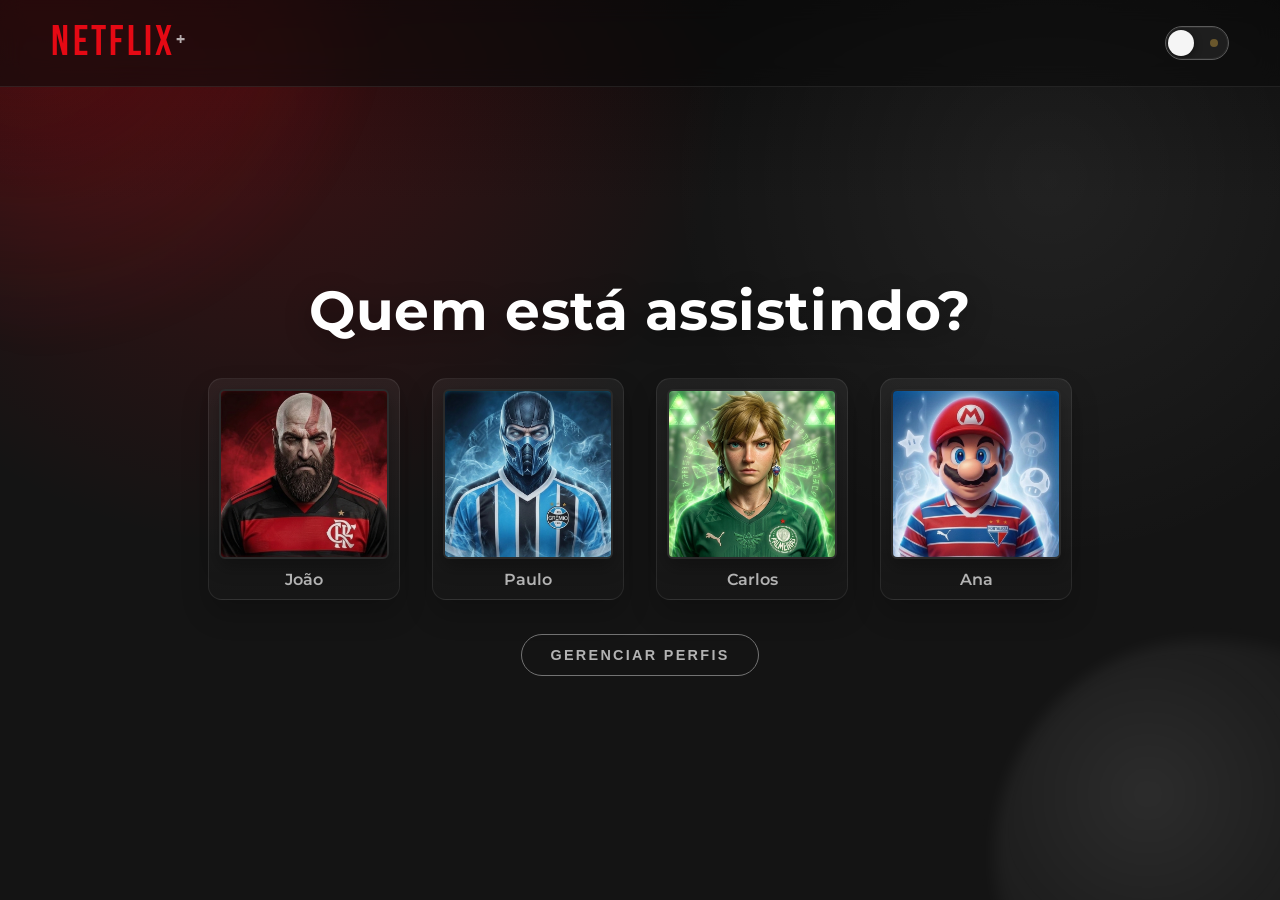
<file: index.html>
<!DOCTYPE html> <!-- Informa ao navegador que o documento usa HTML5 -->
<html lang="pt-br" data-theme="dark"> <!-- Define o idioma da página como português do Brasil -->

<head> <!-- Início da área de metadados/configurações da página -->
    <meta charset="UTF-8"> <!-- Define a codificação para suportar acentos e caracteres especiais -->
    <meta name="viewport" content="width=device-width, initial-scale=1.0">
    <!-- Faz o layout adaptar corretamente em celulares -->
    <title>Netflix+</title> <!-- Define o título exibido na aba do navegador -->
    <link rel="stylesheet" href="style.css"> <!-- Conecta o arquivo de estilos CSS da página -->
    <script src="script.js" defer></script> <!-- Carrega o JavaScript que controla dark/light mode -->
</head>

<body> <!-- Início do conteúdo visível para o usuário -->
    <header class="site-header"> <!-- Topo da página com a marca -->
        <p class="logo">Netflix<span class="logo-plus" aria-hidden="true">+</span></p> <!-- Marca com inspiração no logo da Netflix -->
        <button id="theme-toggle" class="theme-btn" type="button" aria-pressed="true" aria-label="Ativar modo claro" title="Alternar tema"> <!-- Botão toggle para alternar entre dark e light mode -->
            <span class="theme-toggle-thumb" aria-hidden="true"></span> <!-- Indicador visual do toggle -->
        </button>
    </header>

    <main class="profile-screen"> <!-- Conteúdo principal da página -->
        <h1>Quem está assistindo?</h1> <!-- Título principal da tela de seleção de perfis -->
        <section aria-label="Seleção de perfis"> <!-- Seção semântica com rótulo para acessibilidade -->
            <ul class="perfis"> <!-- Lista não ordenada com os perfis -->
                <li class="perfil"> <!-- Item da lista representando um perfil -->
                    <figure> <!-- Agrupa imagem e legenda do perfil -->
                        <a href="catalogo/catalogo.html"> <!-- Link para o catálogo do perfil 1 -->
                            <img src="assets/Perfil 1.png"
                                alt="Personagem Kratos com camisa do Flamengo — retrato intenso em vermelho">
                            <!-- Exibe a imagem do perfil 1; alt descreve a imagem para acessibilidade -->
                            <figcaption>João</figcaption> <!-- Nome exibido abaixo da imagem do perfil -->
                        </a>
                    </figure>
                </li>
                <li class="perfil"> <!-- Item da lista representando um perfil -->
                    <figure> <!-- Agrupa imagem e legenda do perfil -->
                        <a href="catalogo/catalogo.html"> <!-- Link para o catálogo do perfil 2 -->
                            <img src="assets/Perfil 2.png"
                                alt="Personagem Sub-Zero com camisa do Grêmio — personagem em azul e preto cercado por efeitos de gelo">
                            <!-- Exibe a imagem do perfil 2; alt descreve a imagem para acessibilidade -->
                            <figcaption>Paulo</figcaption> <!-- Nome exibido abaixo da imagem do perfil -->
                        </a>
                    </figure>
                </li>
                <li class="perfil"> <!-- Item da lista representando um perfil -->
                    <figure> <!-- Agrupa imagem e legenda do perfil -->
                        <a href="catalogo/catalogo.html"> <!-- Link para o catálogo do perfil 3 -->
                        <img src="assets/Perfil 3.png"
                            alt="Personagem Link c om camisa do Palmeiras — herói em verde com aura mágica e símbolos da Triforce ao fundo.">
                        <!-- Exibe a imagem do perfil 3; alt descreve a imagem para acessibilidade -->
                        <figcaption>Carlos</figcaption> <!-- Nome exibido abaixo da imagem do perfil -->
                        </a>
                    </figure>
                </li>
                <li class="perfil"> <!-- Item da lista representando um perfil -->
                    <figure> <!-- Agrupa imagem e legenda do perfil -->
                        <a href="catalogo/catalogo.html"> <!-- Link para o catálogo do perfil 4 -->
                            <img src="assets/Perfil 4.png"
                                alt="Personagem Mario com camisa do Fortaleza em cenário digital">
                            <!-- Exibe a imagem do perfil 4; alt descreve a imagem para acessibilidade -->
                            <figcaption>Ana</figcaption> <!-- Nome exibido abaixo da imagem do perfil -->
                        </a>
                    </figure>
                </li>
            </ul>
        </section>

        <button type="button" class="manage-btn">Gerenciar perfis</button> <!-- Botão de ação da tela de perfis -->
    </main>
</body>

</html>
</file>
<file: style.css>
@import url("https://fonts.googleapis.com/css2?family=Bebas+Neue&family=Montserrat:wght@400;500;600;700&display=swap"); /* Importa fontes da marca e interface */

:root {
    --bg-main: #141414; /* Cor base do fundo principal (modo escuro) */
    --bg-top: #0b0b0b; /* Cor da parte superior do fundo */
    --surface: #181818; /* Cor de superfícies como cards */
    --surface-border: #2a2a2a; /* Cor de borda padrão das superfícies */
    --netflix-red: #e50914; /* Vermelho principal da marca */
    --text-main: #ffffff; /* Cor principal dos textos */
    --text-muted: #b3b3b3; /* Cor de textos secundários */
    --text-hover: #f5f5f5; /* Cor de texto ao passar o mouse */
    --focus-ring: rgba(229, 9, 20, 0.45); /* Cor do contorno de foco para acessibilidade */
    --control-border: #737373; /* Cor da borda de botões/controles */
    --control-text: #b3b3b3; /* Cor do texto de botões/controles */
    --control-hover-border: #ffffff; /* Cor da borda dos controles no hover */
    --control-hover-text: #ffffff; /* Cor do texto dos controles no hover */
    --control-hover-bg: rgba(255, 255, 255, 0.06); /* Fundo dos controles no hover */
    --toggle-track-bg: #1e1e1e; /* Cor do trilho do toggle */
    --toggle-track-border: #5a5a5a; /* Cor da borda do trilho do toggle */
    --toggle-thumb-bg: #f5f5f5; /* Cor da bolinha do toggle */
    --toggle-thumb-shadow: rgba(0, 0, 0, 0.45); /* Sombra da bolinha do toggle */
    --card-glow: rgba(229, 9, 20, 0.22); /* Brilho vermelho dos cards */
    --header-bg: rgba(11, 11, 11, 0.58); /* Fundo do cabecalho com transparencia */
}

[data-theme="light"] {
    --bg-main: #f5f5f7; /* Cor base do fundo no tema claro */
    --bg-top: #ffffff; /* Cor do topo no tema claro */
    --surface: #ececef; /* Cor de superfícies no tema claro */
    --surface-border: #c7c7cc; /* Cor de borda de superfícies no tema claro */
    --text-main: #121212; /* Cor principal dos textos no tema claro */
    --text-muted: #535353; /* Cor de textos secundários no tema claro */
    --text-hover: #000000; /* Cor de texto no hover no tema claro */
    --focus-ring: rgba(229, 9, 20, 0.35); /* Cor do foco no tema claro */
    --control-border: #7f7f7f; /* Cor da borda dos controles no tema claro */
    --control-text: #303030; /* Cor do texto dos controles no tema claro */
    --control-hover-border: #121212; /* Cor da borda no hover (tema claro) */
    --control-hover-text: #121212; /* Cor do texto no hover (tema claro) */
    --control-hover-bg: rgba(0, 0, 0, 0.04); /* Fundo no hover (tema claro) */
    --toggle-track-bg: #d9d9dd; /* Cor do trilho do toggle no tema claro */
    --toggle-track-border: #9e9ea3; /* Cor da borda do trilho no tema claro */
    --toggle-thumb-bg: #ffffff; /* Cor da bolinha no tema claro */
    --toggle-thumb-shadow: rgba(0, 0, 0, 0.22); /* Sombra da bolinha no tema claro */
    --card-glow: rgba(229, 9, 20, 0.15); /* Brilho suave dos cards no tema claro */
    --header-bg: rgba(255, 255, 255, 0.65); /* Fundo do cabecalho com transparencia no tema claro */
}

* {
    margin: 0; /* Remove margens padrão dos elementos */
    padding: 0; /* Remove espaçamentos internos padrão */
    box-sizing: border-box; /* Inclui borda/padding no cálculo de largura e altura */
}

body {
    min-height: 100vh; /* Garante altura mínima igual à tela inteira */
    font-family: "Montserrat", "Helvetica Neue", Helvetica, Arial, sans-serif; /* Define fonte principal da pagina */
    color: var(--text-main); /* Aplica a cor principal de texto */
    background:
        radial-gradient(circle at 20% 8%, rgba(229, 9, 20, 0.2), transparent 36%), /* Mancha vermelha no topo esquerdo */
        radial-gradient(circle at 82% 20%, rgba(255, 255, 255, 0.06), transparent 30%), /* Ponto de luz no topo direito */
        linear-gradient(180deg, var(--bg-top) 0%, var(--bg-main) 22%); /* Degrade vertical de fundo */
    transition: background 250ms ease, color 250ms ease; /* Suaviza troca entre temas */
    position: relative; /* Base para elementos decorativos de fundo */
    overflow-x: hidden; /* Evita rolagem lateral causada pelos efeitos */
}

body.page-exit {
    opacity: 0; /* Cria fade-out ao trocar de pagina */
    transform: scale(1.015); /* Leve zoom para transicao cinematografica */
    transition: opacity 320ms ease, transform 320ms ease; /* Suaviza saida da pagina */
}

body::before,
body::after {
    content: ""; /* Cria camadas decorativas de fundo */
    position: fixed; /* Mantem os elementos presos ao viewport */
    pointer-events: none; /* Permite clicar normalmente nos elementos da pagina */
    z-index: -1; /* Mantem os elementos atras do conteudo */
}

body::before {
    width: min(44vw, 520px); /* Define tamanho maximo da forma */
    aspect-ratio: 1 / 1; /* Mantem proporcao quadrada */
    border-radius: 44% 56% 63% 37% / 39% 41% 59% 61%; /* Cria forma organica */
    background: radial-gradient(circle at 30% 30%, rgba(229, 9, 20, 0.24), rgba(229, 9, 20, 0) 70%); /* Glow vermelho */
    top: -18%; /* Posiciona no topo */
    left: -10%; /* Posiciona para fora da tela */
    filter: blur(10px); /* Suaviza bordas */
}

body::after {
    width: min(36vw, 440px); /* Define tamanho maximo da forma */
    aspect-ratio: 1 / 1; /* Mantem proporcao quadrada */
    border-radius: 48% 52% 38% 62% / 50% 36% 64% 50%; /* Cria forma organica diferente */
    background: radial-gradient(circle at 35% 35%, rgba(255, 255, 255, 0.1), rgba(255, 255, 255, 0) 72%); /* Glow claro */
    right: -12%; /* Posiciona para fora da tela */
    bottom: -20%; /* Posiciona abaixo do viewport */
    filter: blur(8px); /* Suaviza bordas */
}

.site-header {
    width: 100%; /* Faz o cabecalho ocupar toda a largura */
    padding: 22px clamp(20px, 4vw, 58px); /* Espacamento responsivo interno do cabecalho */
    display: flex; /* Ativa flexbox no cabecalho */
    align-items: center; /* Alinha itens verticalmente ao centro */
    justify-content: space-between; /* Separa logo e toggle nas extremidades */
    gap: 12px; /* Espaco entre itens do cabecalho */
    position: sticky; /* Mantem o cabecalho visivel no topo */
    top: 0; /* Posicao de fixacao */
    backdrop-filter: blur(12px); /* Efeito de vidro */
    background: var(--header-bg); /* Fundo transluscido */
    border-bottom: 1px solid rgba(255, 255, 255, 0.08); /* Linha divisoria suave */
    z-index: 10; /* Mantem o cabecalho acima do conteudo */
}

.logo {
    font-family: "Bebas Neue", "Arial Narrow", Arial, sans-serif; /* Fonte da marca */
    color: var(--netflix-red); /* Cor vermelha da logo */
    font-size: clamp(2.3rem, 3.3vw, 3.15rem); /* Tamanho responsivo da logo */
    font-weight: 400; /* Peso da fonte da logo */
    letter-spacing: 0.08em; /* Espacamento entre letras */
    text-transform: uppercase; /* Forca texto em maiusculas */
    line-height: 1; /* Altura de linha compacta da logo */
}

.logo-plus {
    display: inline-block;
    margin-left: 0.01em;
    font-size: 0.54em;
    color: rgba(255, 255, 255, 0.9);
    opacity: 0;
    transform: translateY(-0.3em) scale(0.96);
    text-shadow: 0 0 0 rgba(229, 9, 20, 0);
    animation: logo-plus-reveal 1100ms cubic-bezier(0.22, 0.61, 0.36, 1) 450ms forwards;
}

@keyframes logo-plus-reveal {
    0% {
        opacity: 0;
        transform: translateY(-0.3em) scale(0.96);
        text-shadow: 0 0 0 rgba(229, 9, 20, 0);
    }

    58% {
        opacity: 0.82;
        transform: translateY(-0.4em) scale(1.04);
        text-shadow: 0 0 6px rgba(229, 9, 20, 0.2);
    }

    100% {
        opacity: 0.74;
        transform: translateY(-0.35em) scale(1);
        text-shadow: 0 0 0 rgba(229, 9, 20, 0);
    }
}

.profile-screen {
    width: min(980px, 100%); /* Limita largura maxima mantendo responsividade */
    min-height: calc(100vh - 94px); /* Garante area principal ocupando quase toda a tela */
    display: flex; /* Ativa flexbox no container principal */
    flex-direction: column; /* Organiza elementos em coluna */
    align-items: center; /* Centraliza elementos no eixo horizontal */
    justify-content: center; /* Centraliza elementos no eixo vertical */
    gap: 34px; /* Espaco vertical entre blocos */
    margin-inline: auto; /* Centraliza horizontalmente no viewport */
    padding: 30px clamp(14px, 2.8vw, 24px) 56px; /* Espacamento interno responsivo */
}

.theme-btn {
    width: 64px; /* Largura do toggle */
    height: 34px; /* Altura do toggle */
    border: 1px solid var(--toggle-track-border); /* Borda do trilho */
    border-radius: 999px; /* Deixa o trilho arredondado */
    background: var(--toggle-track-bg); /* Cor de fundo do trilho */
    padding: 2px; /* Espaco interno para a bolinha */
    cursor: pointer; /* Cursor de botao clicavel */
    position: relative; /* Base para pseudo-elementos posicionados */
    overflow: hidden; /* Esconde partes que ultrapassem o trilho */
    box-shadow: inset 0 0 0 1px rgba(255, 255, 255, 0.06); /* Brilho interno sutil */
    transition: border-color 180ms ease, background-color 180ms ease, box-shadow 180ms ease; /* Animacoes suaves */
}

.theme-btn::before,
.theme-btn::after {
    content: ""; /* Cria elementos decorativos (icone visual de estado) */
    position: absolute; /* Posiciona dentro do toggle */
    top: 50%; /* Alinha verticalmente ao centro */
    width: 8px; /* Largura do indicador */
    height: 8px; /* Altura do indicador */
    border-radius: 50%; /* Forma circular */
    transform: translateY(-50%); /* Ajuste fino para centralizacao vertical */
    transition: opacity 180ms ease; /* Suaviza mudanca de visibilidade */
}

.theme-btn::before {
    left: 10px; /* Posiciona indicador esquerdo */
    background: #9fa2a8; /* Cor do indicador esquerdo */
    opacity: 1; /* Mantem indicador esquerdo visivel no modo escuro */
}

.theme-btn::after {
    right: 10px; /* Posiciona indicador direito */
    background: #f6c047; /* Cor do indicador direito */
    opacity: 0.35; /* Deixa indicador direito mais discreto no modo escuro */
}

.theme-btn .theme-toggle-thumb {
    display: block; /* Garante comportamento em bloco da bolinha */
    width: 26px; /* Largura da bolinha do toggle */
    height: 26px; /* Altura da bolinha do toggle */
    border-radius: 50%; /* Forma circular da bolinha */
    background: var(--toggle-thumb-bg); /* Cor da bolinha */
    transform: translateX(0); /* Posicao inicial da bolinha (modo escuro) */
    box-shadow: 0 2px 8px var(--toggle-thumb-shadow); /* Sombra para profundidade */
    transition: transform 220ms cubic-bezier(0.22, 0.8, 0.24, 1), box-shadow 180ms ease; /* Animacao suave da bolinha */
}

[data-theme="light"] .theme-btn .theme-toggle-thumb {
    transform: translateX(30px); /* Move bolinha para direita no tema claro */
}

[data-theme="light"] .theme-btn::before {
    opacity: 0.35; /* Reduz destaque do indicador esquerdo no tema claro */
}

[data-theme="light"] .theme-btn::after {
    opacity: 1; /* Destaca indicador direito no tema claro */
}

.theme-btn:hover,
.theme-btn:focus-visible {
    border-color: var(--control-hover-border); /* Destaca borda no hover/foco */
    box-shadow: inset 0 0 0 1px rgba(255, 255, 255, 0.2); /* Realca trilho no hover/foco */
}

.theme-btn:focus-visible {
    background: var(--control-hover-bg); /* Fundo adicional para estado de foco */
    outline: 3px solid var(--focus-ring); /* Contorno de foco acessivel */
    outline-offset: 3px; /* Distancia do contorno em relacao ao botao */
}

h1 {
    text-align: center; /* Centraliza o titulo */
    font-size: clamp(1.85rem, 4.7vw, 3.45rem); /* Escala responsiva do tamanho da fonte */
    font-weight: 700; /* Peso da fonte do titulo */
    letter-spacing: 0.01em; /* Pequeno espacamento entre letras */
    line-height: 1.2; /* Altura de linha do titulo */
    text-wrap: balance; /* Melhor quebra de linha em telas pequenas */
    text-shadow: 0 8px 26px rgba(0, 0, 0, 0.35); /* Sombra cinematografica do titulo */
}

.perfis {
    list-style: none; /* Remove marcadores da lista */
    display: grid; /* Usa grid para distribuir perfis */
    grid-template-columns: repeat(4, minmax(128px, 1fr)); /* Cria 4 colunas responsivas */
    gap: clamp(16px, 2.6vw, 32px); /* Espacamento entre os perfis */
    perspective: 900px; /* Cria profundidade para o efeito 3D dos cards */
}

.perfil {
    border-radius: 14px; /* Forma base para foco e sombra */
    transform: translateY(18px); /* Estado inicial para animacao de entrada */
    opacity: 0; /* Estado inicial para animacao de entrada */
    transition: transform 560ms cubic-bezier(0.19, 1, 0.22, 1), opacity 440ms ease; /* Animacao de entrada suave */
}

.perfil.is-visible {
    transform: translateY(0); /* Posicao final da animacao de entrada */
    opacity: 1; /* Torna o card visivel ao finalizar a entrada */
}

.perfil figure {
    display: flex; /* Ativa flexbox para imagem e legenda */
    flex-direction: column; /* Organiza elementos em coluna */
    align-items: center; /* Centraliza horizontalmente */
    gap: 11px; /* Espaco entre imagem e nome */
    padding: 10px; /* Cria area interna para efeito de card */
    border-radius: 14px; /* Borda arredondada do card */
    background: linear-gradient(180deg, rgba(255, 255, 255, 0.06), rgba(255, 255, 255, 0.01)); /* Fundo leve do card */
    border: 1px solid rgba(255, 255, 255, 0.08); /* Borda base do card */
    box-shadow: 0 14px 28px rgba(0, 0, 0, 0.2); /* Sombra inicial do card */
    transform: rotateX(var(--tilt-x, 0deg)) rotateY(var(--tilt-y, 0deg)); /* Rotacao dinamica controlada por JS */
    transform-style: preserve-3d; /* Mantem profundidade no efeito 3D */
    transition: transform 180ms ease, border-color 180ms ease, box-shadow 220ms ease, background 220ms ease; /* Suaviza interacoes */
}

.perfil img {
    width: clamp(112px, 15.8vw, 170px); /* Largura responsiva da foto de perfil */
    aspect-ratio: 1 / 1; /* Mantem formato quadrado */
    object-fit: cover; /* Preenche o quadro recortando excesso */
    border: 2px solid var(--surface-border); /* Borda padrão da imagem */
    border-radius: 6px; /* Arredonda levemente os cantos */
    background: var(--surface); /* Cor de fundo caso imagem nao carregue */
    box-shadow: 0 8px 18px rgba(0, 0, 0, 0.28); /* Sombra para profundidade */
    transition: border-color 200ms ease, transform 200ms ease, box-shadow 200ms ease; /* Suaviza efeitos no hover */
    position: relative; /* Permite controle de camada no 3D */
    transform: translateZ(16px); /* Destaca imagem no efeito 3D */
}

.perfil figure a {
    text-decoration: none; /* Remove o sublinhado que o navegador coloca em links */
    color: inherit; /* Herda a cor do elemento pai, evitando o roxo/azul padrão de links */
    display: flex; /* Mantém a imagem e o nome alinhados como antes */
    flex-direction: column; /* Empilha imagem em cima e nome embaixo */
    align-items: center; /* Centraliza ambos horizontalmente */
    gap: inherit; /* Mantém o espaçamento já definido no figure */
}

.perfil figcaption {
    font-size: clamp(0.95rem, 1.25vw, 1.18rem); /* Tamanho responsivo do nome do perfil */
    color: var(--text-muted); /* Cor inicial do nome */
    transition: color 180ms ease; /* Suaviza mudanca de cor no hover */
    font-weight: 600; /* Deixa nome do perfil mais forte */
    transform: translateZ(18px); /* Eleva legenda no efeito 3D */
}

.perfil:hover img,
.perfil:focus-within img {
    border-color: var(--text-main); /* Destaca borda da imagem no hover/foco */
    transform: scale(1.03) translateZ(16px); /* Aumenta e preserva profundidade da imagem */
    box-shadow: 0 12px 22px rgba(0, 0, 0, 0.36); /* Intensifica sombra ao interagir */
}

.perfil:hover figure,
.perfil:focus-within figure {
    border-color: rgba(255, 255, 255, 0.24); /* Destaca borda do card no hover */
    box-shadow: 0 18px 34px rgba(0, 0, 0, 0.32), 0 0 0 1px rgba(255, 255, 255, 0.06), 0 0 32px var(--card-glow); /* Glow no card */
    background: linear-gradient(180deg, rgba(255, 255, 255, 0.13), rgba(255, 255, 255, 0.03)); /* Fundo mais vivo no hover */
}

.perfil:hover figcaption,
.perfil:focus-within figcaption {
    color: var(--text-hover); /* Clareia nome do perfil ao interagir */
}

.perfil:focus-within {
    outline: 3px solid var(--focus-ring); /* Mostra foco acessivel em navegacao por teclado */
    outline-offset: 6px; /* Afasta contorno de foco do elemento */
    border-radius: 10px; /* Arredonda contorno do foco */
}

.manage-btn {
    border: 1px solid var(--control-border); /* Borda do botao */
    background: transparent; /* Fundo transparente do botao */
    color: var(--control-text); /* Cor do texto do botao */
    padding: 12px 28px; /* Espacamento interno do botao */
    font-size: 0.9rem; /* Tamanho da fonte do botao */
    font-weight: 600; /* Peso da fonte do botao */
    letter-spacing: 0.16em; /* Espacamento entre letras */
    text-transform: uppercase; /* Texto em maiusculas */
    cursor: pointer; /* Cursor de clique */
    border-radius: 999px; /* Torna o botao em formato pill */
    transition: border-color 160ms ease, color 160ms ease, background-color 160ms ease, transform 160ms ease, box-shadow 160ms ease; /* Animacoes suaves no hover */
}

.manage-btn:hover,
.manage-btn:focus-visible {
    border-color: var(--control-hover-border); /* Destaca borda ao interagir */
    color: var(--control-hover-text); /* Destaca texto ao interagir */
    background: var(--control-hover-bg); /* Aplica fundo de hover/foco */
    transform: translateY(-2px); /* Eleva botao ao interagir */
    box-shadow: 0 8px 18px rgba(0, 0, 0, 0.2); /* Adiciona profundidade ao botao */
}

.manage-btn:focus-visible {
    outline: 3px solid var(--focus-ring); /* Define contorno de foco acessivel */
    outline-offset: 3px; /* Distancia do contorno de foco */
}

@media (max-width: 900px) {
    .perfis {
        grid-template-columns: repeat(2, minmax(124px, 1fr)); /* Em telas menores usa 2 colunas */
    }

    .profile-screen {
        width: min(760px, 100%); /* Ajusta area principal em tablets */
    }
}

@media (max-width: 520px) {
    .site-header {
        padding-top: 18px; /* Ajusta espacamento superior no mobile */
        padding-bottom: 12px; /* Ajusta espacamento inferior no mobile */
    }

    .theme-btn {
        width: 58px; /* Reduz largura do toggle no mobile */
        height: 32px; /* Reduz altura do toggle no mobile */
    }

    .theme-btn .theme-toggle-thumb {
        width: 24px; /* Reduz tamanho da bolinha no mobile */
        height: 24px; /* Reduz tamanho da bolinha no mobile */
    }

    [data-theme="light"] .theme-btn .theme-toggle-thumb {
        transform: translateX(26px); /* Ajusta deslocamento da bolinha no mobile */
    }

    .profile-screen {
        justify-content: flex-start; /* Inicia conteudo no topo em telas pequenas */
        gap: 24px; /* Ajusta espacamento entre blocos no mobile */
        padding-top: 20px; /* Ajusta padding superior no mobile */
    }

    h1 {
        margin-bottom: 0; /* Remove margem inferior extra do titulo no mobile */
    }

    .perfis {
        gap: 16px; /* Ajusta espacamento da grade de perfis no mobile */
    }

    .perfil figure {
        padding: 8px; /* Reduz area interna dos cards no mobile */
    }

    .manage-btn {
        margin-top: 2px; /* Pequeno espacamento acima do botao no mobile */
        padding-inline: 20px; /* Ajusta padding horizontal do botao no mobile */
        letter-spacing: 0.11em; /* Reduz espacamento entre letras no mobile */
    }
}

@media (prefers-reduced-motion: reduce) {
    *,
    *::before,
    *::after {
        animation-duration: 0.01ms !important; /* Reduz animacoes para acessibilidade */
        animation-iteration-count: 1 !important; /* Evita repeticoes de animacao */
        transition-duration: 0.01ms !important; /* Reduz duracao de transicoes */
        scroll-behavior: auto !important; /* Evita scroll animado */
    }

    .perfil {
        transform: none; /* Remove deslocamento inicial da animacao */
        opacity: 1; /* Mantem cards visiveis sem animacao */
    }

    .logo-plus {
        animation: none; /* Evita animacao continua para usuarios com reducao de movimento */
        transform: translateY(-0.35em);
        opacity: 0.84;
        text-shadow: none;
    }
}
</file>
